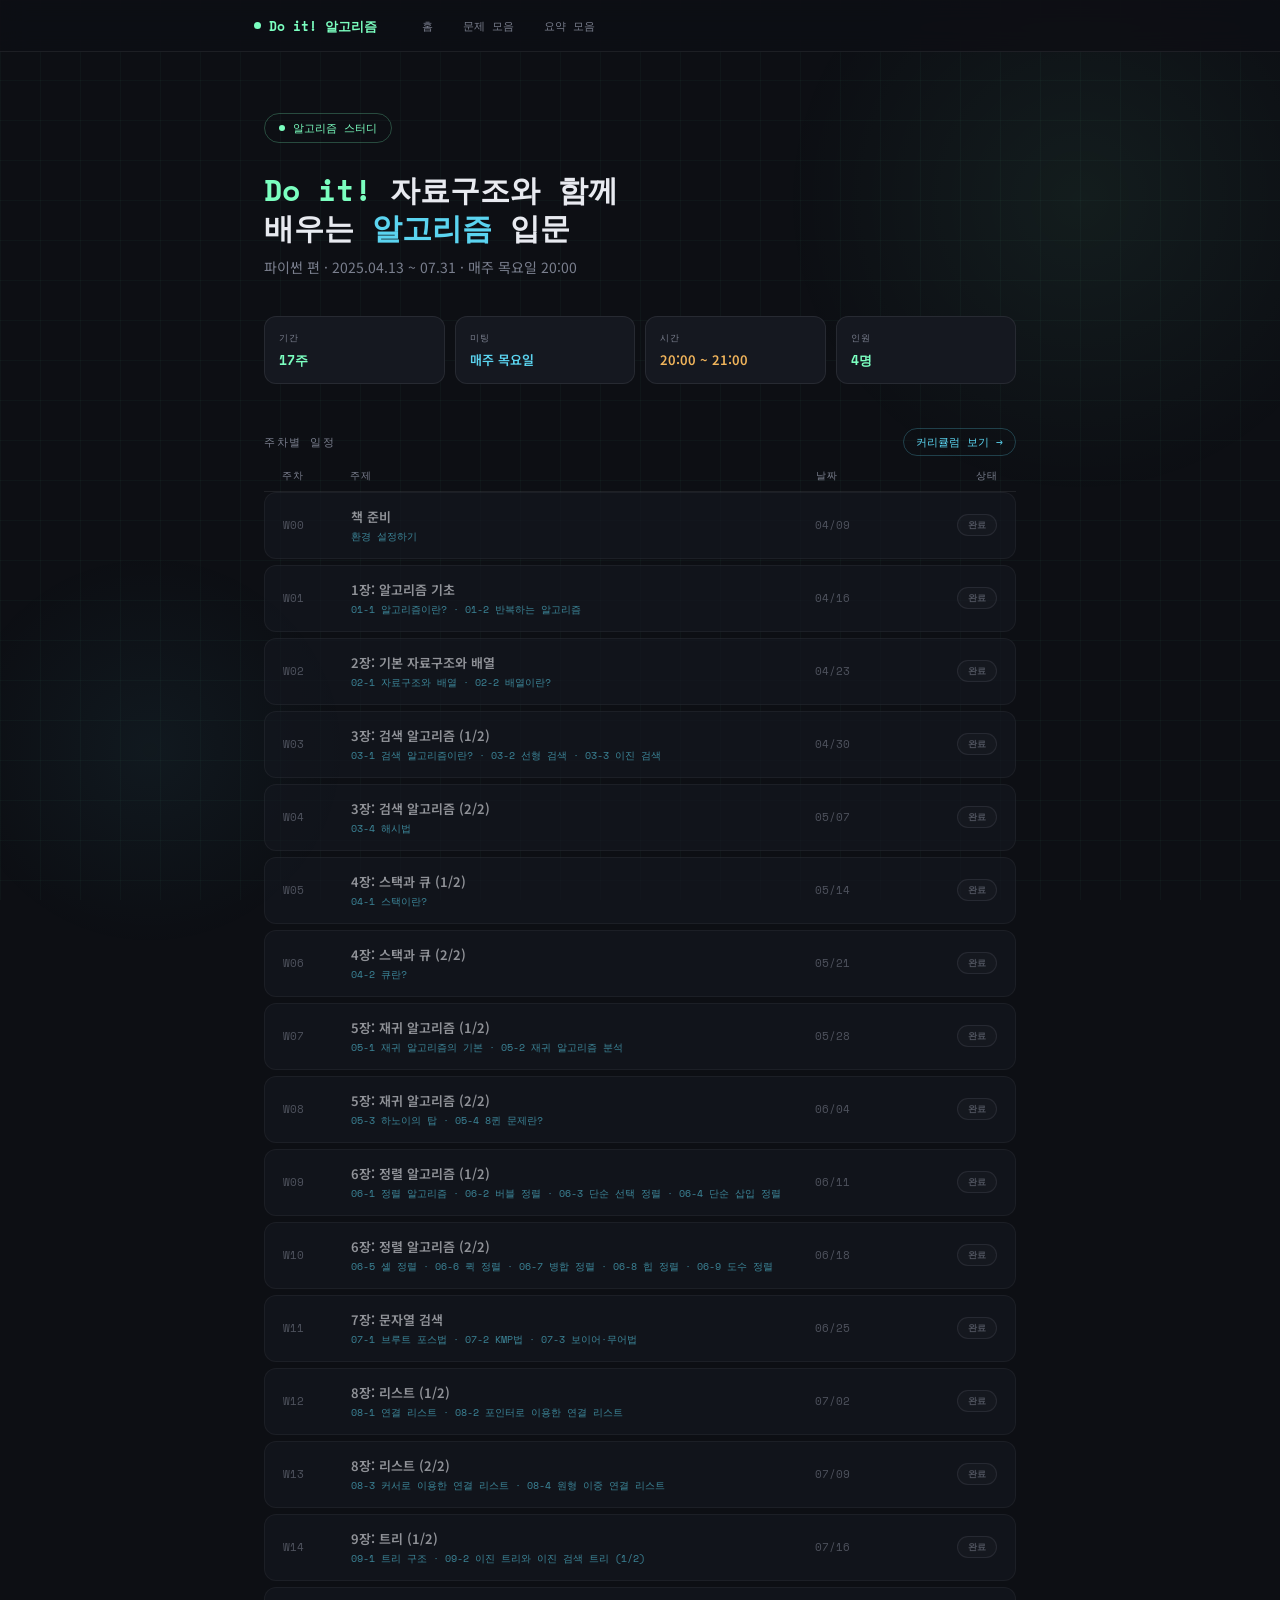
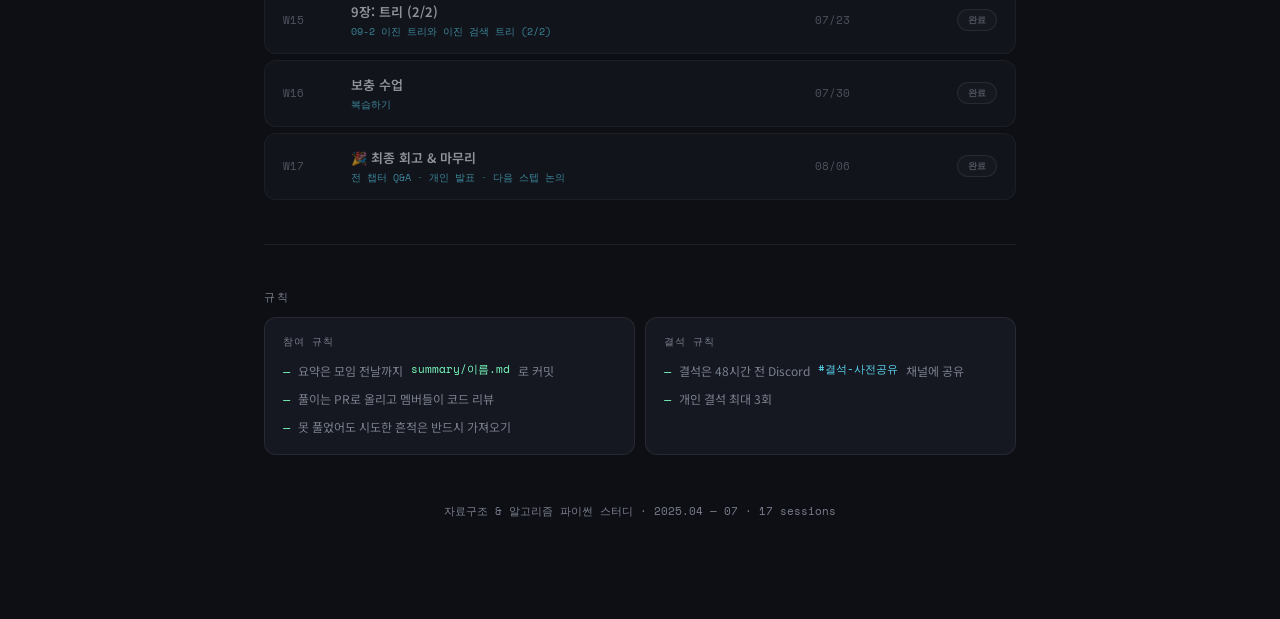
<file: index.html>
<!DOCTYPE html>
<html lang="ko">
<head>
<meta charset="UTF-8">
<meta name="viewport" content="width=device-width, initial-scale=1.0">
<title>Do it! 알고리즘 스터디</title>
<link href="https://fonts.googleapis.com/css2?family=Space+Mono:wght@400;700&family=Noto+Sans+KR:wght@300;400;500;700&display=swap" rel="stylesheet">
<style>
  *, *::before, *::after { box-sizing: border-box; margin: 0; padding: 0; }

  :root {
    --bg: #0d0f14;
    --surface: #151820;
    --surface2: #1c2030;
    --border: rgba(255,255,255,0.08);
    --border2: rgba(255,255,255,0.14);
    --accent: #7bffc0;
    --accent2: #5bd4f0;
    --accent3: #f0b45b;
    --accent4: #f07b7b;
    --text: #e8eaf0;
    --muted: #7a7f8e;
    --mono: 'Space Mono', monospace;
    --sans: 'Noto Sans KR', sans-serif;
  }

  body {
    background: var(--bg);
    color: var(--text);
    font-family: var(--sans);
    min-height: 100vh;
    overflow-x: hidden;
  }

  .grid-bg {
    position: fixed; inset: 0;
    background-image:
      linear-gradient(rgba(123,255,192,0.03) 1px, transparent 1px),
      linear-gradient(90deg, rgba(123,255,192,0.03) 1px, transparent 1px);
    background-size: 40px 40px;
    pointer-events: none; z-index: 0;
  }
  .glow-orb {
    position: fixed; width: 600px; height: 600px; border-radius: 50%;
    background: radial-gradient(circle, rgba(123,255,192,0.06) 0%, transparent 70%);
    top: -100px; right: -100px; pointer-events: none; z-index: 0;
  }
  .glow-orb2 {
    position: fixed; width: 400px; height: 400px; border-radius: 50%;
    background: radial-gradient(circle, rgba(91,212,240,0.05) 0%, transparent 70%);
    bottom: -50px; left: -50px; pointer-events: none; z-index: 0;
  }

  .container {
    position: relative; z-index: 1;
    max-width: 800px;
    margin: 0 auto;
    padding: 60px 24px 100px;
  }

  .top-tag {
    display: inline-flex; align-items: center; gap: 8px;
    font-family: var(--mono); font-size: 11px; color: var(--accent);
    border: 1px solid rgba(123,255,192,0.25);
    padding: 6px 14px; border-radius: 100px;
    margin-bottom: 28px;
    animation: fadeUp 0.5s ease both;
  }
  .top-tag::before {
    content: ''; width: 6px; height: 6px;
    background: var(--accent); border-radius: 50%;
    animation: blink 1.4s ease infinite;
  }

  h1 {
    font-family: var(--mono);
    font-size: clamp(20px, 4vw, 30px);
    font-weight: 700; line-height: 1.25;
    margin-bottom: 10px;
    animation: fadeUp 0.5s 0.1s ease both;
  }
  .hl1 { color: var(--accent); }
  .hl2 { color: var(--accent2); }

  .subtitle {
    font-size: 14px; color: var(--muted);
    line-height: 1.7; margin-bottom: 36px;
    animation: fadeUp 0.5s 0.2s ease both;
  }

  .meta-grid {
    display: grid; grid-template-columns: repeat(4, 1fr);
    gap: 10px; margin-bottom: 44px;
    animation: fadeUp 0.5s 0.25s ease both;
  }
  @media (max-width: 560px) { .meta-grid { grid-template-columns: 1fr 1fr; } }

  .meta-card {
    background: var(--surface); border: 1px solid var(--border);
    border-radius: 12px; padding: 14px;
  }
  .meta-label {
    font-family: var(--mono); font-size: 9px; color: var(--muted);
    letter-spacing: 0.12em; text-transform: uppercase; margin-bottom: 6px;
  }
  .meta-value { font-size: 13px; font-weight: 600; line-height: 1.4; }
  .meta-value.c1 { color: var(--accent); font-family: var(--mono); }
  .meta-value.c2 { color: var(--accent2); }
  .meta-value.c3 { color: var(--accent3); }

  .board-header {
    display: flex; align-items: center; justify-content: space-between;
    margin-bottom: 12px;
    animation: fadeUp 0.5s 0.3s ease both;
  }
  .board-title {
    font-family: var(--mono); font-size: 11px; color: var(--muted);
    letter-spacing: 0.14em; text-transform: uppercase;
  }
  .curriculum-link {
    font-family: var(--mono); font-size: 11px;
    color: var(--accent2); text-decoration: none;
    border: 1px solid rgba(91,212,240,0.25);
    padding: 5px 12px; border-radius: 100px;
    transition: background 0.2s, border-color 0.2s;
  }
  .curriculum-link:hover {
    background: rgba(91,212,240,0.08);
    border-color: rgba(91,212,240,0.5);
  }

  .board {
    display: flex; flex-direction: column; gap: 6px;
    animation: fadeUp 0.5s 0.35s ease both;
  }

  .board-col-head {
    display: grid;
    grid-template-columns: 56px 1fr 90px 80px;
    gap: 12px;
    padding: 0 18px 8px;
    font-family: var(--mono); font-size: 10px; color: var(--muted);
    letter-spacing: 0.1em; text-transform: uppercase;
    border-bottom: 1px solid var(--border);
  }

  .board-row {
    display: grid;
    grid-template-columns: 56px 1fr 90px 80px;
    gap: 12px; align-items: center;
    background: var(--surface); border: 1px solid var(--border);
    border-radius: 12px; padding: 14px 18px;
    transition: border-color 0.2s, background 0.2s;
  }
  .board-row:hover { border-color: var(--border2); background: var(--surface2); }
  .board-row.done { opacity: 0.6; }
  .board-row.current { border-color: rgba(123,255,192,0.3); }

  .row-week { font-family: var(--mono); font-size: 11px; color: var(--muted); white-space: nowrap; }
  .row-title { font-size: 13px; font-weight: 600; color: var(--text); margin-bottom: 3px; white-space: nowrap; overflow: hidden; text-overflow: ellipsis; }
  .row-chapter { font-family: var(--mono); font-size: 10px; color: var(--accent2); }
  .row-date { font-family: var(--mono); font-size: 11px; color: var(--muted); white-space: nowrap; }
  .row-status { display: flex; justify-content: flex-end; }

  .status-badge {
    font-family: var(--mono); font-size: 9px; font-weight: 700;
    padding: 3px 10px; border-radius: 100px; border: 1px solid; white-space: nowrap;
  }
  .status-done     { color: var(--muted); border-color: rgba(122,127,142,0.3); background: rgba(122,127,142,0.07); }
  .status-current  { color: var(--accent); border-color: rgba(123,255,192,0.4); background: rgba(123,255,192,0.1); }
  .status-upcoming { color: var(--accent2); border-color: rgba(91,212,240,0.25); background: rgba(91,212,240,0.06); }

  .divider { border: none; border-top: 1px solid var(--border); margin: 44px 0; }

  .rules-grid {
    display: grid; grid-template-columns: 1fr 1fr; gap: 10px;
    animation: fadeUp 0.5s 0.4s ease both;
  }
  @media (max-width: 480px) { .rules-grid { grid-template-columns: 1fr; } }

  .rule-card { background: var(--surface); border: 1px solid var(--border); border-radius: 12px; padding: 16px 18px; }
  .rule-card-title { font-family: var(--mono); font-size: 10px; color: var(--muted); letter-spacing: 0.1em; text-transform: uppercase; margin-bottom: 12px; }
  .rule-list { list-style: none; display: flex; flex-direction: column; gap: 8px; }
  .rule-list li { font-size: 12px; color: var(--muted); line-height: 1.6; display: flex; gap: 8px; align-items: flex-start; }
  .rule-list li::before { content: '—'; color: var(--accent); font-family: var(--mono); flex-shrink: 0; margin-top: 1px; }

  .footer { margin-top: 48px; text-align: center; font-family: var(--mono); font-size: 11px; color: var(--muted); animation: fadeUp 0.5s 0.5s ease both; }

  @keyframes fadeUp {
    from { opacity: 0; transform: translateY(16px); }
    to   { opacity: 1; transform: translateY(0); }
  }
  @keyframes blink { 0%, 100% { opacity: 1; } 50% { opacity: 0.2; } }

  @media (max-width: 560px) {
    .board-col-head { grid-template-columns: 48px 1fr 70px; }
    .board-col-head .col-status { display: none; }
    .board-row { grid-template-columns: 48px 1fr 70px; }
    .board-row .row-status { display: none; }
  }
</style>
</head>
<body>
<div class="grid-bg"></div>
<div class="glow-orb"></div>
<div class="glow-orb2"></div>

<div class="container">

  <div class="top-tag">알고리즘 스터디</div>

  <h1>
    <span class="hl1">Do it!</span> 자료구조와 함께<br>
    배우는 <span class="hl2">알고리즘</span> 입문
  </h1>
  <p class="subtitle">파이썬 편 · 2025.04.13 ~ 07.31 · 매주 목요일 20:00</p>

  <div class="meta-grid">
    <div class="meta-card"><div class="meta-label">기간</div><div class="meta-value c1">17주</div></div>
    <div class="meta-card"><div class="meta-label">미팅</div><div class="meta-value c2">매주 목요일</div></div>
    <div class="meta-card"><div class="meta-label">시간</div><div class="meta-value c3">20:00 ~ 21:00</div></div>
    <div class="meta-card"><div class="meta-label">인원</div><div class="meta-value c1">4명</div></div>
  </div>

  <div class="board-header">
    <div class="board-title">주차별 일정</div>
    <a class="curriculum-link" href="curriculum.html">커리큘럼 보기 →</a>
  </div>

  <div class="board-col-head">
    <span>주차</span>
    <span>주제</span>
    <span>날짜</span>
    <span class="col-status" style="text-align:right">상태</span>
  </div>

  <div class="board" id="board"></div>

  <hr class="divider">

  <div class="board-title" style="font-family:var(--mono);font-size:11px;color:var(--muted);letter-spacing:.14em;text-transform:uppercase;margin-bottom:12px;">규칙</div>
  <div class="rules-grid">
    <div class="rule-card">
      <div class="rule-card-title">참여 규칙</div>
      <ul class="rule-list">
        <li>요약은 모임 전날까지 <code style="font-family:var(--mono);font-size:11px;color:var(--accent)">summary/이름.md</code>로 커밋</li>
        <li>풀이는 PR로 올리고 멤버들이 코드 리뷰</li>
        <li>못 풀었어도 시도한 흔적은 반드시 가져오기</li>
      </ul>
    </div>
    <div class="rule-card">
      <div class="rule-card-title">결석 규칙</div>
      <ul class="rule-list">
        <li>결석은 48시간 전 Discord <code style="font-family:var(--mono);font-size:11px;color:var(--accent2)">#결석-사전공유</code> 채널에 공유</li>
        <li>개인 결석 최대 3회</li>
      </ul>
    </div>
  </div>

  <div class="footer">자료구조 &amp; 알고리즘 파이썬 스터디 · 2025.04 — 07 · 17 sessions</div>

</div>

<script src="nav.js"></script>
<script>
  const STATUS_LABEL = { done: '완료', current: '진행중', upcoming: '예정' };

  function computeStatus(weeks, year) {
    const today = new Date();
    today.setHours(0, 0, 0, 0);

    // 각 주차의 목요일(= weeks.json의 date) 파싱
    const thursdays = weeks.map(w => {
      const [mm, dd] = w.date.split('/');
      return new Date(year, parseInt(mm) - 1, parseInt(dd));
    });

    // 주차 단위: 금요일 ~ 목요일 (목요일이 주차 마지막 날)
    // week[i] 범위: thursdays[i-1] + 1일(금) ~ thursdays[i](목)
    // week[0] 범위: -∞ ~ thursdays[0]
    let currentIdx = -1;
    for (let i = 0; i < thursdays.length; i++) {
      const weekEnd = thursdays[i];
      const weekStart = i === 0
        ? new Date(0)
        : new Date(thursdays[i - 1].getTime() + 86400000); // 이전 목요일 + 1일 = 금요일

      if (today >= weekStart && today <= weekEnd) {
        currentIdx = i;
        break;
      }
    }

    // 모든 주차가 지났으면 전부 done
    if (currentIdx === -1) {
      return weeks.map(w => ({ ...w, status: 'done' }));
    }

    return weeks.map((w, i) => {
      if (i < currentIdx) return { ...w, status: 'done' };
      if (i === currentIdx) return { ...w, status: 'current' };
      return { ...w, status: 'upcoming' };
    });
  }

  fetch('weeks.json')
    .then(r => r.json())
    .then(({ weeks, year }) => {
      const computed = computeStatus(weeks, year);
      const board = document.getElementById('board');
      board.innerHTML = computed.map(w => `
        <div class="board-row ${w.status}">
          <div class="row-week">${w.num}</div>
          <div class="row-body">
            <div class="row-title">${w.title}</div>
            <div class="row-chapter">${w.chapter}</div>
          </div>
          <div class="row-date">${w.date}</div>
          <div class="row-status">
            <span class="status-badge status-${w.status}">${STATUS_LABEL[w.status]}</span>
          </div>
        </div>
      `).join('');
    });
</script>
</body>
</html>
</file>
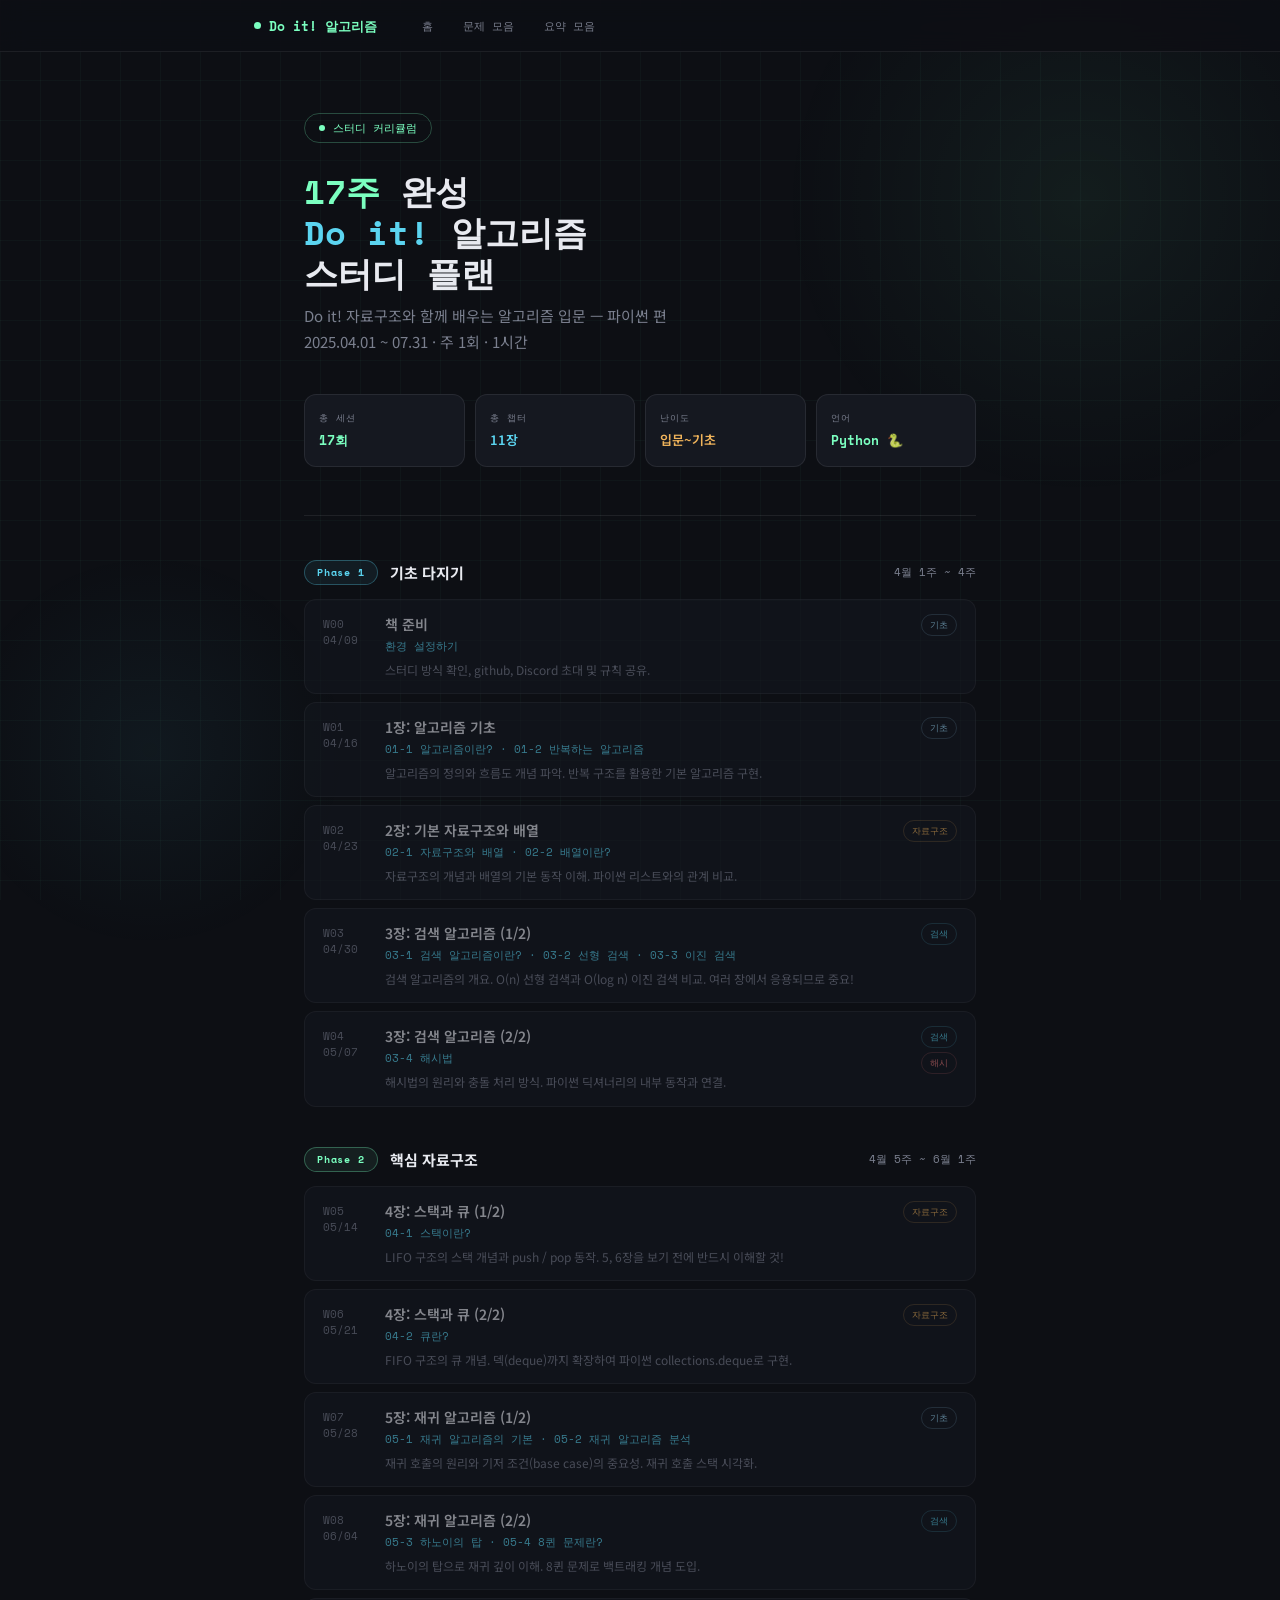
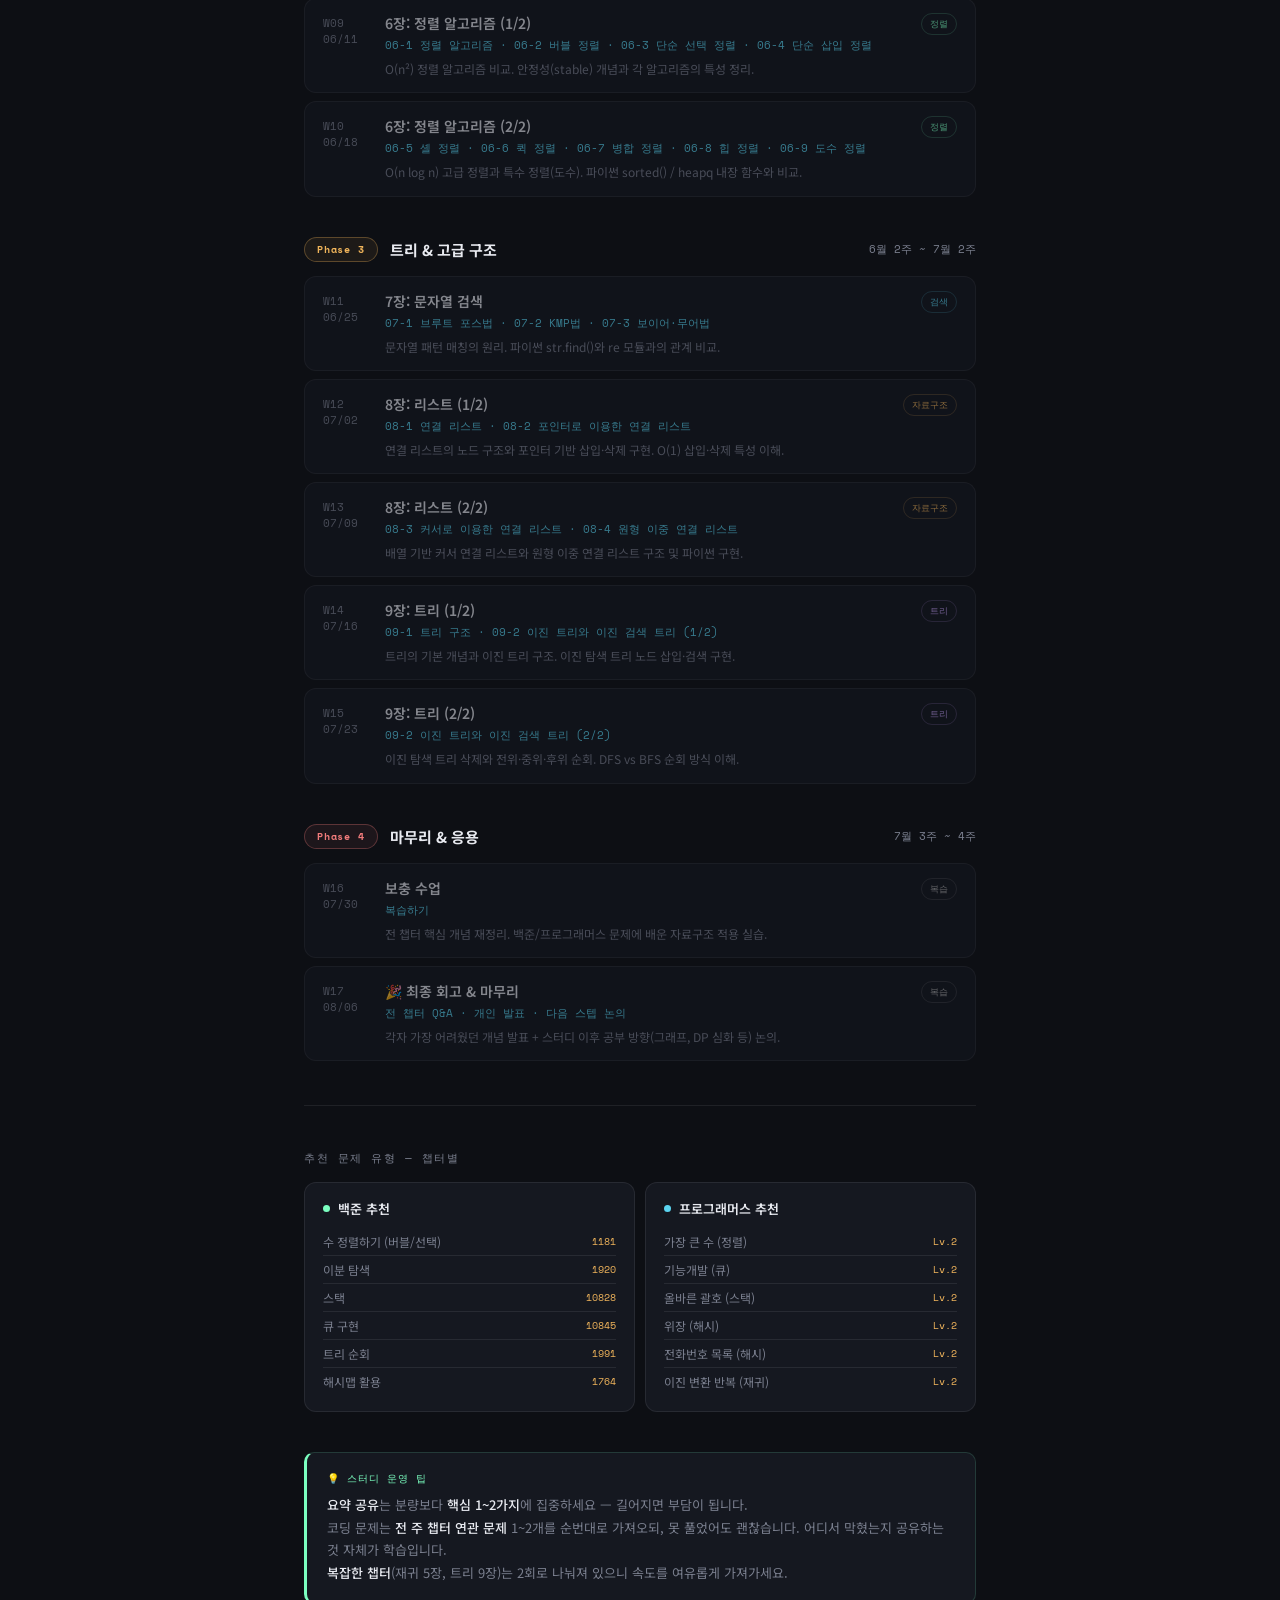
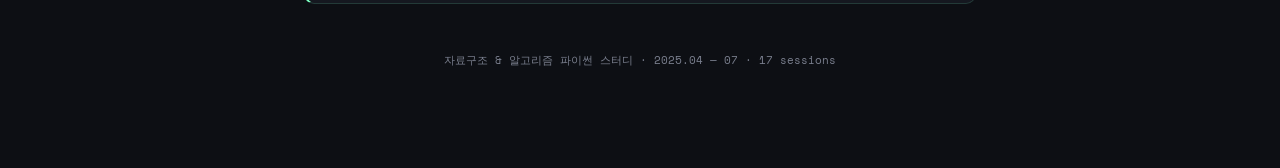
<file: curriculum.html>
<!DOCTYPE html>
<html lang="ko">
<head>
<meta charset="UTF-8">
<meta name="viewport" content="width=device-width, initial-scale=1.0">
<title>스터디 커리큘럼 — Do it! 자료구조와 알고리즘 파이썬 편</title>
<link href="https://fonts.googleapis.com/css2?family=Space+Mono:wght@400;700&family=Noto+Sans+KR:wght@300;400;500;700&display=swap" rel="stylesheet">
<style>
  *, *::before, *::after { box-sizing: border-box; margin: 0; padding: 0; }

  :root {
    --bg: #0d0f14;
    --surface: #151820;
    --surface2: #1c2030;
    --border: rgba(255,255,255,0.08);
    --border2: rgba(255,255,255,0.14);
    --accent: #7bffc0;
    --accent2: #5bd4f0;
    --accent3: #f0b45b;
    --accent4: #f07b7b;
    --text: #e8eaf0;
    --muted: #7a7f8e;
    --mono: 'Space Mono', monospace;
    --sans: 'Noto Sans KR', sans-serif;
  }

  body {
    background: var(--bg);
    color: var(--text);
    font-family: var(--sans);
    min-height: 100vh;
    overflow-x: hidden;
  }

  .grid-bg {
    position: fixed; inset: 0;
    background-image:
      linear-gradient(rgba(123,255,192,0.03) 1px, transparent 1px),
      linear-gradient(90deg, rgba(123,255,192,0.03) 1px, transparent 1px);
    background-size: 40px 40px;
    pointer-events: none; z-index: 0;
  }
  .glow-orb {
    position: fixed; width: 600px; height: 600px; border-radius: 50%;
    background: radial-gradient(circle, rgba(123,255,192,0.06) 0%, transparent 70%);
    top: -100px; right: -100px; pointer-events: none; z-index: 0;
  }
  .glow-orb2 {
    position: fixed; width: 400px; height: 400px; border-radius: 50%;
    background: radial-gradient(circle, rgba(91,212,240,0.05) 0%, transparent 70%);
    bottom: -50px; left: -50px; pointer-events: none; z-index: 0;
  }

  .container {
    position: relative; z-index: 1;
    max-width: 720px;
    margin: 0 auto;
    padding: 60px 24px 100px;
  }

  .top-tag {
    display: inline-flex; align-items: center; gap: 8px;
    font-family: var(--mono); font-size: 11px; color: var(--accent);
    border: 1px solid rgba(123,255,192,0.25);
    padding: 6px 14px; border-radius: 100px;
    margin-bottom: 28px;
    animation: fadeUp 0.5s ease both;
  }
  .top-tag::before {
    content: ''; width: 6px; height: 6px;
    background: var(--accent); border-radius: 50%;
    animation: blink 1.4s ease infinite;
  }

  h1 {
    font-family: var(--mono);
    font-size: clamp(22px, 4.5vw, 34px);
    font-weight: 700; line-height: 1.2;
    margin-bottom: 10px;
    animation: fadeUp 0.5s 0.1s ease both;
  }
  .hl1 { color: var(--accent); }
  .hl2 { color: var(--accent2); }

  .subtitle {
    font-size: 15px; color: var(--muted);
    line-height: 1.7; margin-bottom: 40px;
    animation: fadeUp 0.5s 0.2s ease both;
  }

  .meta-grid {
    display: grid; grid-template-columns: repeat(4, 1fr);
    gap: 10px; margin-bottom: 48px;
    animation: fadeUp 0.5s 0.25s ease both;
  }
  @media (max-width: 560px) { .meta-grid { grid-template-columns: 1fr 1fr; } }

  .meta-card { background: var(--surface); border: 1px solid var(--border); border-radius: 12px; padding: 16px 14px; }
  .meta-label { font-family: var(--mono); font-size: 9px; color: var(--muted); letter-spacing: 0.12em; text-transform: uppercase; margin-bottom: 6px; }
  .meta-value { font-size: 13px; font-weight: 600; line-height: 1.4; }
  .meta-value.c1 { color: var(--accent); font-family: var(--mono); }
  .meta-value.c2 { color: var(--accent2); }
  .meta-value.c3 { color: var(--accent3); }

  .section-title { font-family: var(--mono); font-size: 11px; color: var(--muted); letter-spacing: 0.14em; text-transform: uppercase; margin-bottom: 16px; }
  .divider { border: none; border-top: 1px solid var(--border); margin: 44px 0; }

  .phase-block { margin-bottom: 40px; animation: fadeUp 0.5s 0.3s ease both; }
  .phase-header { display: flex; align-items: center; gap: 12px; margin-bottom: 14px; }
  .phase-badge {
    font-family: var(--mono); font-size: 10px; font-weight: 700;
    padding: 4px 12px; border-radius: 100px; letter-spacing: 0.08em; border: 1px solid;
  }
  .phase-badge.p1 { color: var(--accent2); border-color: rgba(91,212,240,0.3); background: rgba(91,212,240,0.07); }
  .phase-badge.p2 { color: var(--accent); border-color: rgba(123,255,192,0.3); background: rgba(123,255,192,0.07); }
  .phase-badge.p3 { color: var(--accent3); border-color: rgba(240,180,91,0.3); background: rgba(240,180,91,0.07); }
  .phase-badge.p4 { color: var(--accent4); border-color: rgba(240,123,123,0.3); background: rgba(240,123,123,0.07); }
  .phase-name { font-size: 15px; font-weight: 700; color: var(--text); }
  .phase-range { font-family: var(--mono); font-size: 11px; color: var(--muted); margin-left: auto; }

  .sessions { display: flex; flex-direction: column; gap: 8px; }

  .session-row {
    display: grid; grid-template-columns: 48px 1fr auto;
    align-items: start; gap: 14px;
    background: var(--surface); border: 1px solid var(--border);
    border-radius: 12px; padding: 14px 18px;
    transition: border-color 0.2s, background 0.2s;
  }
  .session-row:hover { border-color: var(--border2); background: var(--surface2); }
  .session-row.done { opacity: 0.55; }

  .session-num { font-family: var(--mono); font-size: 11px; color: var(--muted); padding-top: 2px; white-space: nowrap; }
  .session-title { font-size: 14px; font-weight: 600; color: var(--text); margin-bottom: 4px; }
  .session-chapters { font-family: var(--mono); font-size: 11px; color: var(--accent2); margin-bottom: 6px; }
  .session-desc { font-size: 12px; color: var(--muted); line-height: 1.6; }

  .session-tags { display: flex; flex-direction: column; gap: 4px; align-items: flex-end; flex-shrink: 0; }
  .tag { font-family: var(--mono); font-size: 9px; padding: 3px 8px; border-radius: 100px; border: 1px solid; white-space: nowrap; }
  .tag.search { color: #5bd4f0; border-color: rgba(91,212,240,0.25); }
  .tag.sort   { color: #7bffc0; border-color: rgba(123,255,192,0.25); }
  .tag.struct { color: #f0b45b; border-color: rgba(240,180,91,0.25); }
  .tag.tree   { color: #c4a0f5; border-color: rgba(196,160,245,0.25); }
  .tag.hash   { color: #f07b7b; border-color: rgba(240,123,123,0.25); }
  .tag.review { color: var(--muted); border-color: rgba(122,127,142,0.3); }
  .tag.basic  { color: #a0e0ff; border-color: rgba(160,224,255,0.25); }
  .tag.recap  { color: #aaa; border-color: rgba(170,170,170,0.2); }

  .tip-box {
    background: var(--surface); border: 1px solid rgba(123,255,192,0.15);
    border-left: 3px solid var(--accent); border-radius: 10px;
    padding: 18px 20px; margin-bottom: 40px;
    animation: fadeUp 0.5s 0.35s ease both;
  }
  .tip-label { font-family: var(--mono); font-size: 10px; color: var(--accent); letter-spacing: 0.1em; text-transform: uppercase; margin-bottom: 8px; }
  .tip-text { font-size: 13px; color: var(--muted); line-height: 1.75; }
  .tip-text strong { color: var(--text); font-weight: 500; }

  .prob-grid { display: grid; grid-template-columns: 1fr 1fr; gap: 10px; margin-bottom: 40px; animation: fadeUp 0.5s 0.4s ease both; }
  @media (max-width: 480px) { .prob-grid { grid-template-columns: 1fr; } }

  .prob-card { background: var(--surface); border: 1px solid var(--border); border-radius: 12px; padding: 16px 18px; }
  .prob-card-title { font-size: 13px; font-weight: 600; color: var(--text); margin-bottom: 10px; display: flex; align-items: center; gap: 8px; }
  .prob-card-title .dot { width: 7px; height: 7px; border-radius: 50%; flex-shrink: 0; }
  .dot-green { background: var(--accent); }
  .dot-blue  { background: var(--accent2); }
  .prob-list { list-style: none; }
  .prob-list li { font-size: 12px; color: var(--muted); padding: 5px 0; border-bottom: 1px solid var(--border); display: flex; justify-content: space-between; align-items: center; gap: 8px; }
  .prob-list li:last-child { border-bottom: none; }
  .prob-list li span { font-family: var(--mono); font-size: 10px; color: var(--accent3); }

  .footer { margin-top: 48px; text-align: center; font-family: var(--mono); font-size: 11px; color: var(--muted); animation: fadeUp 0.5s 0.5s ease both; }

  @keyframes fadeUp {
    from { opacity: 0; transform: translateY(16px); }
    to   { opacity: 1; transform: translateY(0); }
  }
  @keyframes blink { 0%, 100% { opacity: 1; } 50% { opacity: 0.2; } }
</style>
</head>
<body>
<div class="grid-bg"></div>
<div class="glow-orb"></div>
<div class="glow-orb2"></div>

<div class="container">

  <div class="top-tag">스터디 커리큘럼</div>

  <h1>
    <span class="hl1">17주</span> 완성<br>
    <span class="hl2">Do it!</span> 알고리즘<br>
    스터디 플랜
  </h1>

  <p class="subtitle">
    Do it! 자료구조와 함께 배우는 알고리즘 입문 — 파이썬 편<br>
    2025.04.01 ~ 07.31 · 주 1회 · 1시간
  </p>

  <div class="meta-grid">
    <div class="meta-card"><div class="meta-label">총 세션</div><div class="meta-value c1">17회</div></div>
    <div class="meta-card"><div class="meta-label">총 챕터</div><div class="meta-value c2">11장</div></div>
    <div class="meta-card"><div class="meta-label">난이도</div><div class="meta-value c3">입문~기초</div></div>
    <div class="meta-card"><div class="meta-label">언어</div><div class="meta-value c1">Python 🐍</div></div>
  </div>

  <hr class="divider">

  <div id="phases"></div>

  <hr class="divider">

  <div class="section-title">추천 문제 유형 — 챕터별</div>
  <div class="prob-grid">
    <div class="prob-card">
      <div class="prob-card-title"><span class="dot dot-green"></span>백준 추천</div>
      <ul class="prob-list">
        <li>수 정렬하기 (버블/선택) <span>1181</span></li>
        <li>이분 탐색 <span>1920</span></li>
        <li>스택 <span>10828</span></li>
        <li>큐 구현 <span>10845</span></li>
        <li>트리 순회 <span>1991</span></li>
        <li>해시맵 활용 <span>1764</span></li>
      </ul>
    </div>
    <div class="prob-card">
      <div class="prob-card-title"><span class="dot dot-blue"></span>프로그래머스 추천</div>
      <ul class="prob-list">
        <li>가장 큰 수 (정렬) <span>Lv.2</span></li>
        <li>기능개발 (큐) <span>Lv.2</span></li>
        <li>올바른 괄호 (스택) <span>Lv.2</span></li>
        <li>위장 (해시) <span>Lv.2</span></li>
        <li>전화번호 목록 (해시) <span>Lv.2</span></li>
        <li>이진 변환 반복 (재귀) <span>Lv.2</span></li>
      </ul>
    </div>
  </div>

  <div class="tip-box">
    <div class="tip-label">💡 스터디 운영 팁</div>
    <div class="tip-text">
      <strong>요약 공유</strong>는 분량보다 <strong>핵심 1~2가지</strong>에 집중하세요 — 길어지면 부담이 됩니다.<br>
      코딩 문제는 <strong>전 주 챕터 연관 문제</strong> 1~2개를 순번대로 가져오되, 못 풀었어도 괜찮습니다. 어디서 막혔는지 공유하는 것 자체가 학습입니다.<br>
      <strong>복잡한 챕터</strong>(재귀 5장, 트리 9장)는 2회로 나눠져 있으니 속도를 여유롭게 가져가세요.
    </div>
  </div>

  <div class="footer">
    자료구조 &amp; 알고리즘 파이썬 스터디 · 2025.04 — 07 · 17 sessions
  </div>

</div>

<script src="nav.js"></script>
<script>
  const TAG_LABEL = { search: '검색', sort: '정렬', struct: '자료구조', tree: '트리', hash: '해시', review: '실전', basic: '기초', recap: '복습' };

  function computeStatus(weeks, year) {
    const today = new Date();
    today.setHours(0, 0, 0, 0);

    const thursdays = weeks.map(w => {
      const [mm, dd] = w.date.split('/');
      return new Date(year, parseInt(mm) - 1, parseInt(dd));
    });

    let currentIdx = -1;
    for (let i = 0; i < thursdays.length; i++) {
      const weekEnd = thursdays[i];
      const weekStart = i === 0
        ? new Date(0)
        : new Date(thursdays[i - 1].getTime() + 86400000);

      if (today >= weekStart && today <= weekEnd) {
        currentIdx = i;
        break;
      }
    }

    if (currentIdx === -1) {
      return weeks.map(w => ({ ...w, status: 'done' }));
    }

    return weeks.map((w, i) => {
      if (i < currentIdx) return { ...w, status: 'done' };
      if (i === currentIdx) return { ...w, status: 'current' };
      return { ...w, status: 'upcoming' };
    });
  }

  fetch('weeks.json')
    .then(r => r.json())
    .then(({ phases, weeks, year }) => {
      const computed = computeStatus(weeks, year);
      const container = document.getElementById('phases');
      container.innerHTML = phases.map(phase => {
        const phaseWeeks = computed.filter(w => w.phase === phase.id);
        const sessions = phaseWeeks.map(w => `
          <div class="session-row ${w.status === 'done' ? 'done' : ''}">
            <div class="session-num">${w.num}<br>${w.date}</div>
            <div class="session-body">
              <div class="session-title">${w.title}</div>
              <div class="session-chapters">${w.chapter}</div>
              <div class="session-desc">${w.desc}</div>
            </div>
            <div class="session-tags">
              ${w.tags.map(t => `<span class="tag ${t}">${TAG_LABEL[t] || t}</span>`).join('')}
            </div>
          </div>
        `).join('');

        return `
          <div class="phase-block">
            <div class="phase-header">
              <div class="phase-badge ${phase.badge}">Phase ${phase.id}</div>
              <div class="phase-name">${phase.name}</div>
              <div class="phase-range">${phase.range}</div>
            </div>
            <div class="sessions">${sessions}</div>
          </div>
        `;
      }).join('');
    });
</script>
</body>
</html>
</file>
